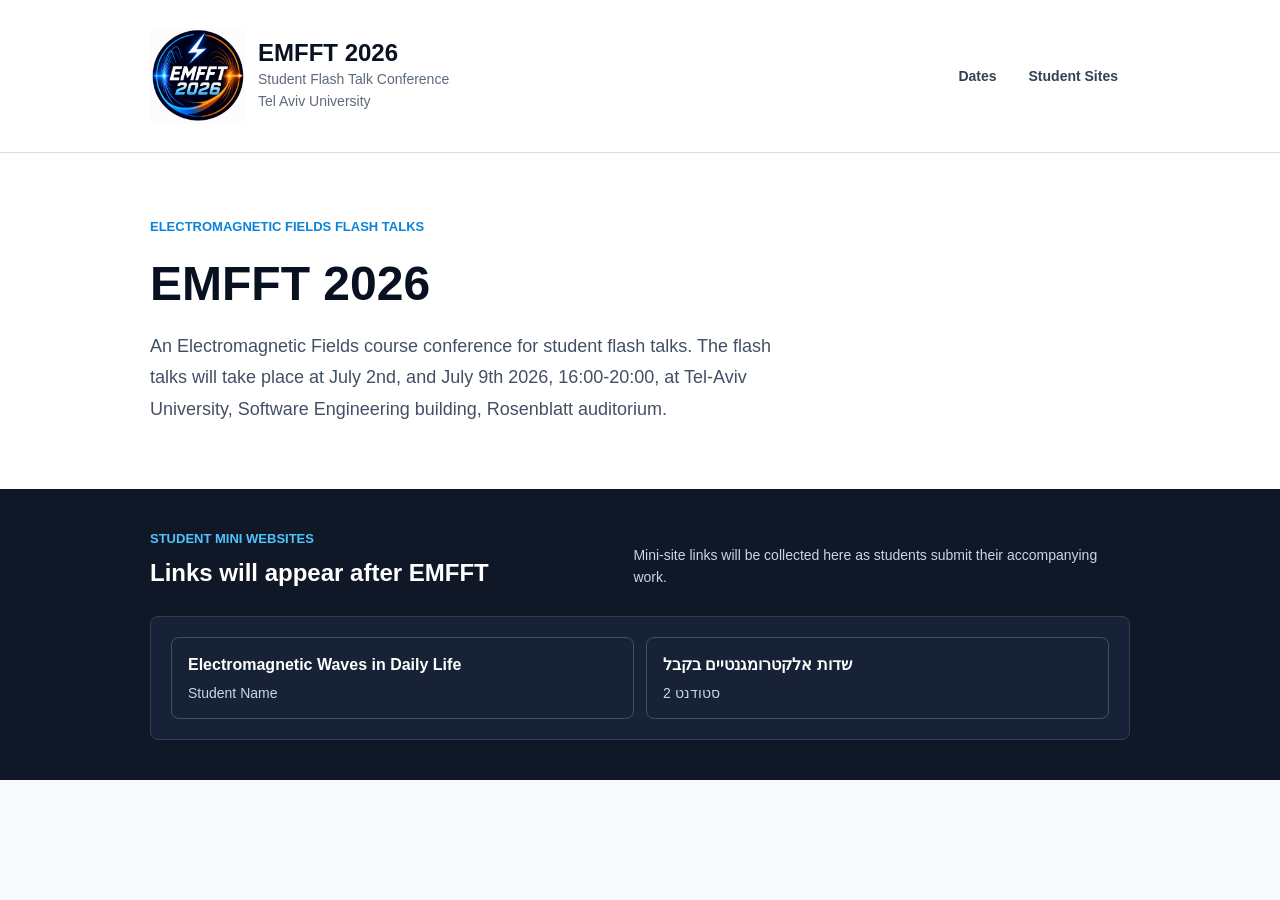
<file: docs/index.html>
<!doctype html>
<html lang="en">
  <head>
    <meta charset="utf-8">
    <meta name="viewport" content="width=device-width, initial-scale=1">
    <meta
      name="description"
      content="Student flash talk conference website for electromagnetic fields."
    >
    <title>EMFFT 2026</title>
    <link rel="icon" href="assets/emfft-2026-logo.png">
    <link rel="stylesheet" href="styles.css">
  </head>
  <body>
    <header class="site-header">
      <div class="shell header-inner">
        <a class="brand" href="#top" aria-label="EMFFT 2026 home">
          <img src="assets/emfft-2026-logo.png" alt="EMFFT 2026 logo">
          <span>
            <strong>EMFFT 2026</strong>
            <small>Student Flash Talk Conference</small>
            <small class="venue">Tel Aviv University</small>
          </span>
        </a>
        <nav class="nav" aria-label="Primary navigation">
          <a href="#dates">Dates</a>
          <a href="#students">Student Sites</a>
        </nav>
      </div>
    </header>

    <main>
      <section id="top" class="hero">
        <div class="shell hero-grid">
          <div class="hero-copy">
            <p class="eyebrow blue">Electromagnetic Fields Flash Talks</p>
            <h1>EMFFT 2026</h1>
            <p>
              An Electromagnetic Fields course conference for student flash talks.
              The flash talks will take place at July 2nd, and July 9th 2026, 16:00-20:00, at Tel-Aviv University, Software Engineering building, Rosenblatt auditorium.
            </p>
          </div>
        </div>
      </section>

      <section id="students" class="student-section">
        <div class="shell">
          <div class="section-heading">
            <div>
              <p class="eyebrow cyan">Student Mini Websites</p>
              <h2>Links will appear after EMFFT</h2>
            </div>
            <p>
              Mini-site links will be collected here as students submit their
              accompanying work.
            </p>
          </div>

          <div class="student-panel">
            <ul id="student-sites" class="student-list" aria-live="polite"></ul>
            <p id="student-empty" class="empty-state">
              Student project links have not been posted yet.
            </p>
          </div>
        </div>
      </section>
    </main>

    <script src="student-sites.js"></script>
  </body>
</html>
</file>
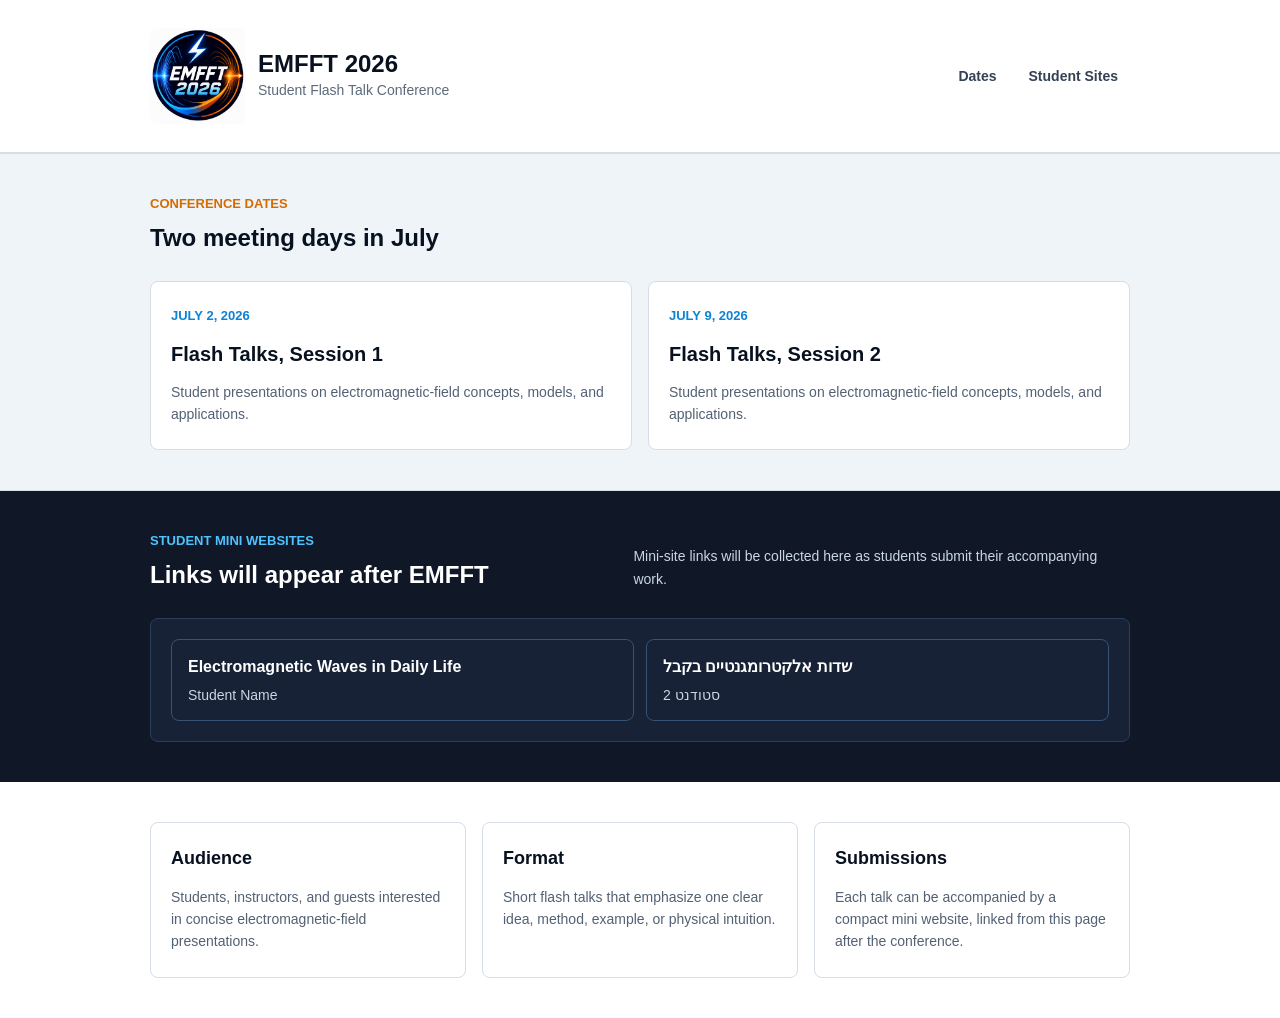
<file: docs/index-back.html>
<!doctype html>
<html lang="en">
  <head>
    <meta charset="utf-8">
    <meta name="viewport" content="width=device-width, initial-scale=1">
    <meta
      name="description"
      content="Student flash talk conference website for electromagnetic fields."
    >
    <title>EMFFT 2026</title>
    <link rel="icon" href="assets/emfft-2026-logo.png">
    <link rel="stylesheet" href="styles.css">
  </head>
  <body>
    <header class="site-header">
      <div class="shell header-inner">
        <a class="brand" href="#top" aria-label="EMFFT 2026 home">
          <img src="assets/emfft-2026-logo.png" alt="EMFFT 2026 logo">
          <span>
            <strong>EMFFT 2026</strong>
            <small>Student Flash Talk Conference</small>
          </span>
        </a>
        <nav class="nav" aria-label="Primary navigation">
          <a href="#dates">Dates</a>
          <a href="#students">Student Sites</a>
        </nav>
      </div>
    </header>

    <main>
      <!-- <section id="top" class="hero">
        <div class="shell hero-grid">
          <div class="hero-copy">
            <p class="eyebrow blue">Electromagnetic Fields Flash Talks</p>
            <h1></h1>
            <p>
              A course conference for student flash talks about electromagnetic
              fields. The site will collect the conference information now and later
              link to the mini websites students submit alongside their talks.
            </p>
          </div>
          <div class="hero-logo">
            <img src="assets/emfft-2026-logo.png" alt="EMFFT 2026 conference mark">
          </div>
        </div>
      </section> -->

      <section id="dates" class="dates-band">
        <div class="shell">
          <div class="section-heading">
            <div>
              <p class="eyebrow orange">Conference Dates</p>
              <h2>Two meeting days in July</h2>
            </div>
            <p>

            </p>
          </div>

          <div class="date-grid">
            <article class="card">
              <p class="eyebrow blue">July 2, 2026</p>
              <h3>Flash Talks, Session 1</h3>
              <p>
                Student presentations on electromagnetic-field concepts, models,
                and applications.
              </p>
            </article>
            <article class="card">
              <p class="eyebrow blue">July 9, 2026</p>
              <h3>Flash Talks, Session 2</h3>
              <p>
               Student presentations on electromagnetic-field concepts, models,
                and applications.
              </p>
            </article>
          </div>
        </div>
      </section>
      <section id="students" class="student-section">
        <div class="shell">
          <div class="section-heading">
            <div>
              <p class="eyebrow cyan">Student Mini Websites</p>
              <h2>Links will appear after EMFFT</h2>
            </div>
            <p>
              Mini-site links will be collected here as students submit their
              accompanying work.
            </p>
          </div>

          <div class="student-panel">
            <ul id="student-sites" class="student-list" aria-live="polite"></ul>
            <p id="student-empty" class="empty-state">
              Student project links have not been posted yet.
            </p>
          </div>
        </div>
      </section>
      <section class="info-section">
        <div class="shell info-grid">
          <article class="card">
            <h2>Audience</h2>
            <p>
              Students, instructors, and guests interested in concise
              electromagnetic-field presentations.
            </p>
          </article>
          <article class="card">
            <h2>Format</h2>
            <p>
              Short flash talks that emphasize one clear idea, method, example, or
              physical intuition.
            </p>
          </article>
          <article class="card">
            <h2>Submissions</h2>
            <p>
              Each talk can be accompanied by a compact mini website, linked from
              this page after the conference.
            </p>
          </article>
        </div>
      </section>


    </main>

    <script src="student-sites.js"></script>
  </body>
</html>
</file>
<file: docs/styles.css>
:root {
  --ink: #111827;
  --ink-strong: #07111f;
  --muted: #536174;
  --line: #d7dde5;
  --panel: #ffffff;
  --page: #f7f9fb;
  --blue: #0b83d8;
  --orange: #d66b00;
  --cyan: #4fc3ff;
  --night: #101827;
  --night-panel: #172237;
}

* {
  box-sizing: border-box;
}

html {
  scroll-behavior: smooth;
}

body {
  margin: 0;
  background: var(--page);
  color: var(--ink);
  font-family: Arial, Helvetica, sans-serif;
  line-height: 1.6;
}

a {
  color: inherit;
}

img {
  display: block;
  max-width: 100%;
}

.shell {
  width: min(100% - 40px, 980px);
  margin: 0 auto;
}

.site-header {
  background: #ffffff;
  border-bottom: 1px solid var(--line);
}

.header-inner {
  display: flex;
  align-items: center;
  justify-content: space-between;
  gap: 20px;
  padding: 28px 0;
}

.brand {
  display: flex;
  align-items: center;
  gap: 12px;
  text-decoration: none;
}

.brand img {
  width: 96px;
  height: 96px;
  border-radius: 8px;
  object-fit: cover;
}

.brand strong,
.brand small {
  display: block;
}

.brand strong {
  color: var(--ink-strong);
  font-size: 24px;
  line-height: 1.2;
}

.brand small {
  color: #5d6a7c;
  font-size: 14px;
}

.nav {
  display: flex;
  flex-wrap: wrap;
  gap: 8px;
}

.nav a {
  border-radius: 8px;
  color: #344154;
  font-size: 14px;
  font-weight: 600;
  padding: 8px 12px;
  text-decoration: none;
}

.nav a:hover,
.nav a:focus-visible {
  background: #edf3f9;
  outline: none;
}

.hero {
  background: #ffffff;
}

.hero-grid {
  display: grid;
  grid-template-columns: 1fr 300px;
  align-items: center;
  gap: 48px;
  padding: 64px 0;
}

.hero-copy {
  max-width: 650px;
}

.eyebrow {
  margin: 0;
  font-size: 13px;
  font-weight: 700;
  letter-spacing: 0;
  text-transform: uppercase;
}

.blue {
  color: var(--blue);
}

.orange {
  color: var(--orange);
}

.cyan {
  color: var(--cyan);
}

h1,
h2,
h3,
p {
  margin-top: 0;
}

h1 {
  color: var(--ink-strong);
  font-size: 48px;
  line-height: 1.15;
  margin: 18px 0 20px;
}

h2 {
  color: var(--ink-strong);
  font-size: 24px;
  line-height: 1.25;
  margin-bottom: 0;
}

h3 {
  color: var(--ink-strong);
  font-size: 20px;
  line-height: 1.3;
  margin: 14px 0 14px;
}

.hero-copy p:last-child {
  color: #435064;
  font-size: 18px;
  line-height: 1.75;
  margin-bottom: 0;
}

.hero-logo {
  max-width: 260px;
  justify-self: center;
}

.hero-logo img {
  aspect-ratio: 1;
  background: #070b18;
  border: 1px solid var(--line);
  border-radius: 8px;
  box-shadow: 0 1px 3px rgba(17, 24, 39, 0.12);
  object-fit: cover;
}

.dates-band {
  background: #eef4f8;
  border-bottom: 1px solid var(--line);
  border-top: 1px solid var(--line);
  padding: 40px 0;
}

.section-heading {
  display: grid;
  grid-template-columns: 1fr minmax(260px, 1.1fr);
  align-items: end;
  gap: 32px;
}

.section-heading > p {
  color: var(--muted);
  font-size: 14px;
  margin-bottom: 0;
}

.section-heading h2 {
  margin-top: 8px;
}

.date-grid,
.info-grid {
  display: grid;
  gap: 16px;
}

.date-grid {
  grid-template-columns: repeat(2, minmax(0, 1fr));
  margin-top: 28px;
}

.info-section {
  background: #ffffff;
  padding: 40px 0;
}

.info-grid {
  grid-template-columns: repeat(3, minmax(0, 1fr));
}

.card {
  background: var(--panel);
  border: 1px solid var(--line);
  border-radius: 8px;
  padding: 24px 20px;
}

.card p:last-child {
  color: var(--muted);
  font-size: 14px;
  margin-bottom: 0;
}

.info-grid h2 {
  font-size: 18px;
  margin-bottom: 16px;
}

.student-section {
  background: var(--night);
  color: #ffffff;
  padding: 40px 0;
}

.student-section h2 {
  color: #ffffff;
}

.student-section .section-heading > p {
  color: #c9d6e4;
}

.student-panel {
  background: var(--night-panel);
  border: 1px solid #2b3f5a;
  border-radius: 8px;
  margin-top: 28px;
  padding: 20px;
}

.student-list {
  display: grid;
  gap: 12px;
  grid-template-columns: repeat(2, minmax(0, 1fr));
  list-style: none;
  margin: 0;
  padding: 0;
}

.student-list:empty {
  display: none;
}

.student-list a {
  border: 1px solid #375273;
  border-radius: 8px;
  display: block;
  padding: 14px 16px;
  text-decoration: none;
}

.student-list a:hover,
.student-list a:focus-visible {
  border-color: var(--cyan);
  outline: none;
}

.student-list strong,
.student-list span {
  display: block;
}

.student-list span {
  color: #c9d6e4;
  font-size: 14px;
  margin-top: 4px;
}

.empty-state {
  color: #dce7f4;
  font-size: 14px;
  margin: 0;
}

.empty-state.is-hidden {
  display: none;
}

@media (max-width: 760px) {
  .shell {
    width: min(100% - 40px, 980px);
  }

  .header-inner {
    align-items: flex-start;
    flex-direction: column;
  }

  .hero-grid,
  .section-heading,
  .date-grid,
  .info-grid,
  .student-list {
    grid-template-columns: 1fr;
  }

  .hero-grid {
    gap: 36px;
    padding: 48px 0;
  }

  h1 {
    font-size: 38px;
  }

  .hero-copy p:last-child {
    font-size: 18px;
  }

  .hero-logo {
    max-width: 260px;
  }
}
</file>
